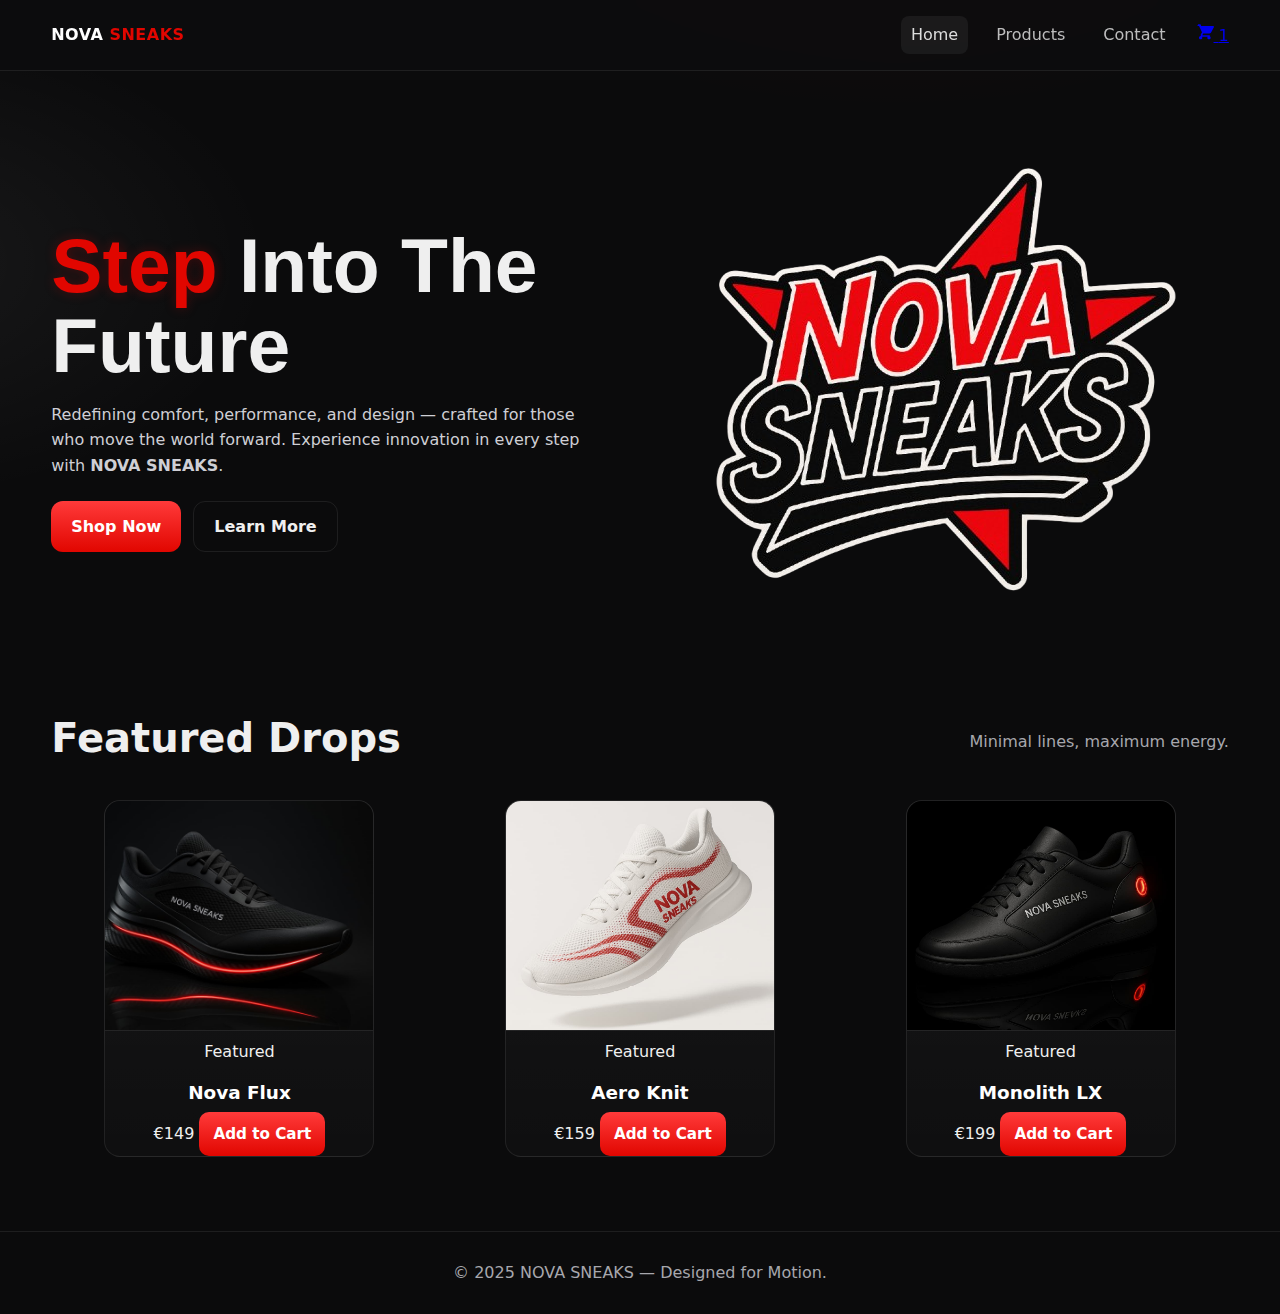
<file: index.html>
<!DOCTYPE html>
<html lang="en">
<head>
  <meta charset="utf-8" />
  <meta name="viewport" content="width=device-width, initial-scale=1" />
  <title>NOVA SNEAKS — Step Into The Future</title>
  <link rel="stylesheet" href="style.css" />
</head>
<body>

  <!-- Header -->
  <header class="site-header">
    <div class="container header-inner">
      <a class="brand" href="index.html">
        <span class="brand-1">NOVA</span> <span class="brand-2">SNEAKS</span>
      </a>

      <nav class="nav">
        <a class="nav-link active" href="index.html">Home</a>
        <a class="nav-link" href="products.html">Products</a>
        <a class="nav-link" href="contact.html">Contact</a>
        <a class="cart-link" href="cart.html" aria-label="Cart">
          <svg viewBox="0 0 24 24" width="20" height="20" aria-hidden="true">
            <path d="M7 4h-2l-1 2h2l3.6 7.59-1.35 2.45c-.16.29-.25.62-.25.96 0 1.1.9 2 2 2h9v-2h-9l1.1-2h7.45c.75 0 1.41-.41 1.75-1.03l3.58-6.49c.08-.14.12-.31.12-.48 0-.55-.45-1-1-1h-14.31l-.94-2zm-1 16c0 1.1.9 2 2 2s2-.9 2-2-.9-2-2-2-2 .9-2 2zm10 0c0 1.1.9 2 2 2s2-.9 2-2-.9-2-2-2-2 .9-2 2z" fill="currentColor"/>
          </svg>
          <span class="cart-badge">1</span>
        </a>
      </nav>
    </div>
  </header>

  <!-- Hero Section -->
  <section class="hero">
    <div class="container hero-inner">
      <div class="hero-left">
        <h1 class="headline">
          <span class="hl-red">Step</span> Into The<br/>Future
        </h1>
        <p class="lead">
          Redefining comfort, performance, and design — crafted for those who
          move the world forward. Experience innovation in every step with
          <strong>NOVA SNEAKS</strong>.
        </p>
        <div class="cta-row">
          <a class="btn btn-primary" href="products.html">Shop Now</a>
          <a class="btn btn-ghost" href="contact.html">Learn More</a>
        </div>
      </div>

      <div class="hero-right">
        <img src="img/logo2.png" alt="NOVA SNEAKS futuristic running shoe" class="hero-shoe" />
        <div class="hero-glow"></div>
      </div>
    </div>
  </section>

  <!-- Featured Drops Section -->
  <section class="section">
    <div class="container">
      <div class="section-head">
        <h2 class="title">Featured Drops</h2>
        <p class="muted">Minimal lines, maximum energy.</p>
      </div>

      <div class="grid product-grid">
        <!-- Product 1 -->
        <article class="card">
          <div class="img-wrap">
            <img src="img/nova_flux.jpg" alt="Nova Flux shoe">
            <span class="badge">Featured</span>
          </div>
          <div class="body">
            <h3 class="name">Nova Flux</h3>
            <div class="meta">
              <span class="price">€149</span>
              <a class="btn btn-primary small" href="cart.html">Add to Cart</a>
            </div>
          </div>
        </article>

        <!-- Product 2 -->
        <article class="card">
          <div class="img-wrap">
            <img src="img/aero_knit.jpg" alt="Aero Knit shoe">
            <span class="badge">Featured</span>
          </div>
          <div class="body">
            <h3 class="name">Aero Knit</h3>
            <div class="meta">
              <span class="price">€159</span>
              <a class="btn btn-primary small" href="cart.html">Add to Cart</a>
            </div>
          </div>
        </article>

        <!-- Product 3 -->
        <article class="card">
          <div class="img-wrap">
            <img src="img/monolith_lx.jpg" alt="Monolith LX shoe">
            <span class="badge">Featured</span>
          </div>
          <div class="body">
            <h3 class="name">Monolith LX</h3>
            <div class="meta">
              <span class="price">€199</span>
              <a class="btn btn-primary small" href="cart.html">Add to Cart</a>
            </div>
          </div>
        </article>
      </div>
    </div>
  </section>

  <!-- Footer -->
  <footer class="site-footer">
    <div class="container">
      © 2025 NOVA SNEAKS — Designed for Motion.
    </div>
  </footer>

</body>
</html>
</file>
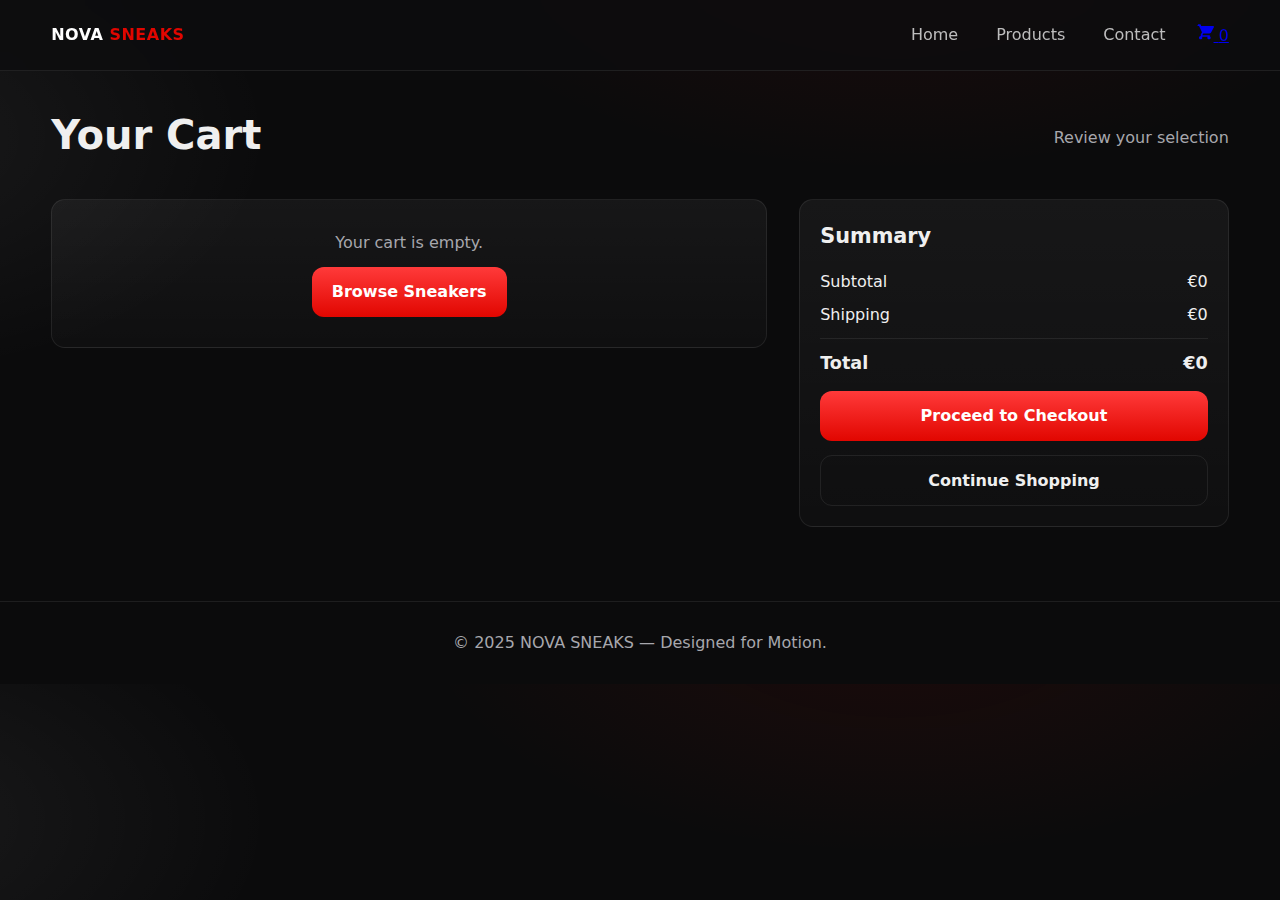
<file: cart.html>
<!DOCTYPE html>
<html lang="en">
<head>
  <meta charset="utf-8"/>
  <meta name="viewport" content="width=device-width, initial-scale=1"/>
  <title>NOVA SNEAKS — Cart</title>
  <link rel="stylesheet" href="style.css"/>
</head>
<body>

<header class="site-header">
  <div class="container header-inner">
    <a class="brand" href="index.html">
      <span class="brand-1">NOVA</span> <span class="brand-2">SNEAKS</span>
    </a>
    <nav class="nav">
      <a class="nav-link" href="index.html">Home</a>
      <a class="nav-link" href="products.html">Products</a>
      <a class="nav-link" href="contact.html">Contact</a>
      <a class="cart-link" href="cart.html" aria-label="Cart">
        <svg viewBox="0 0 24 24" width="20" height="20" aria-hidden="true">
          <path d="M7 4h-2l-1 2h2l3.6 7.59-1.35 2.45c-.16.29-.25.62-.25.96 0 1.1.9 2 2 2h9v-2h-9l1.1-2h7.45c.75 0 1.41-.41 1.75-1.03l3.58-6.49c.08-.14.12-.31.12-.48 0-.55-.45-1-1-1h-14.31l-.94-2zm-1 16c0 1.1.9 2 2 2s2-.9 2-2-.9-2-2-2-2 .9-2 2zm10 0c0 1.1.9 2 2 2s2-.9 2-2-.9-2-2-2-2 .9-2 2z" fill="currentColor"/>
        </svg>
        <span class="cart-badge">0</span>
      </a>
    </nav>
  </div>
</header>

<section class="section">
  <div class="container">
    <div class="section-head">
      <h2 class="title">Your Cart</h2>
      <p class="muted">Review your selection</p>
    </div>

    <div class="cart">
      <div class="cart-items" id="cartItems">
        <!-- Dynamic items will load here -->
      </div>

      <aside class="cart-summary">
        <h3>Summary</h3>
        <div class="cart-line">
          <span>Subtotal</span><span id="subtotalAmount">€0</span>
        </div>
        <div class="cart-line">
          <span>Shipping</span><span id="shippingAmount">€0</span>
        </div>
        <div class="cart-total">
          <span>Total</span><span id="totalAmount">€0</span>
        </div>
        <a class="btn btn-primary wide" href="contact.html">Proceed to Checkout</a>
        <a class="btn btn-ghost wide" href="products.html">Continue Shopping</a>
      </aside>
    </div>
  </div>
</section>

<footer class="site-footer">
  <div class="container">
    © 2025 NOVA SNEAKS — Designed for Motion.
  </div>
</footer>

<script>
/* ------------------ CART PAGE SCRIPT ------------------ */
function renderCart() {
  const container = document.getElementById("cartItems");
  const cart = JSON.parse(localStorage.getItem("novaCart") || "[]");

  if (cart.length === 0) {
    container.innerHTML = `
      <div class="cart-empty">
        <p>Your cart is empty.</p>
        <a class="btn btn-primary" href="products.html">Browse Sneakers</a>
      </div>`;
    document.getElementById("subtotalAmount").textContent = "€0";
    document.getElementById("totalAmount").textContent = "€0";
    document.querySelector(".cart-badge").textContent = "0";
    return;
  }

  let subtotal = 0;
  let html = "";

  cart.forEach((item, index) => {
    const sub = item.price * item.qty;
    subtotal += sub;

    html += `
      <div class="cart-row">
        <div class="cart-col img"><img src="${item.img}" alt="${item.name}"/></div>
        <div class="cart-col info">
          <strong>${item.name}</strong>
          <div class="muted small">Qty: ${item.qty}</div>
        </div>
        <div class="cart-col price">€${item.price}</div>
        <div class="cart-col qty">${item.qty}</div>
        <div class="cart-col sub">€${sub}</div>
        <div class="cart-col remove"><a href="#" class="remove-item" data-index="${index}">Remove</a></div>
      </div>`;
  });

  container.innerHTML = html;

  // Update totals
  document.getElementById("subtotalAmount").textContent = `€${subtotal}`;
  document.getElementById("totalAmount").textContent = `€${subtotal}`;
  document.querySelector(".cart-badge").textContent = cart.length;

  // Enable removal
  document.querySelectorAll(".remove-item").forEach(btn => {
    btn.addEventListener("click", e => {
      e.preventDefault();
      const idx = parseInt(btn.dataset.index);
      const cartData = JSON.parse(localStorage.getItem("novaCart") || "[]");
      cartData.splice(idx, 1);
      localStorage.setItem("novaCart", JSON.stringify(cartData));
      renderCart();
    });
  });
}

// Run on load
renderCart();
</script>

<style>
/* fallback visuals for empty cart */
.cart-empty {
  text-align: center;
  padding: 30px;
  border: 1px solid var(--line);
  border-radius: 14px;
  background: linear-gradient(180deg, rgba(255,255,255,.05), rgba(255,255,255,.02));
}
.cart-empty p {
  color: var(--muted);
  margin-bottom: 12px;
}
</style>

</body>
</html>
</file>
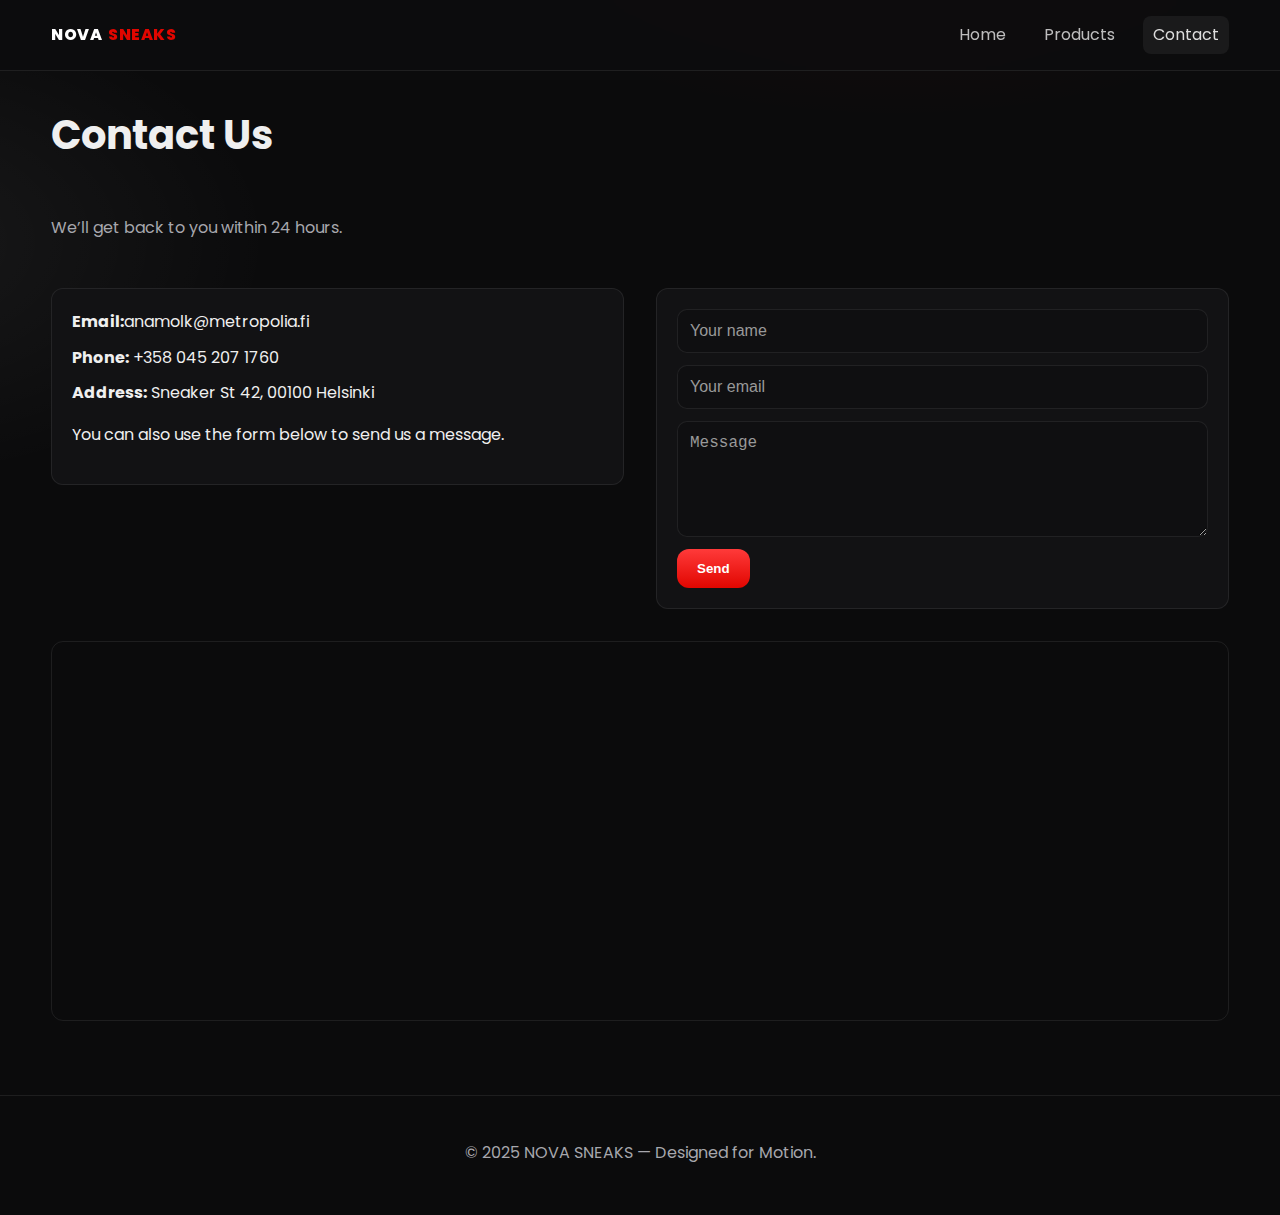
<file: contact.html>
<!doctype html>
<html lang="en">
<head>
  <meta charset="utf-8" />
  <meta name="viewport" content="width=device-width, initial-scale=1" />
  <title>Contact — NOVA SNEAKS</title>
  <link href="https://fonts.googleapis.com/css2?family=Poppins:wght@300;400;600;700&family=Montserrat:wght@700&display=swap" rel="stylesheet">
  <link rel="stylesheet" href="style.css" />
</head>
<body>
  <header class="site-header">
    <div class="container header-inner">
      <a class="brand" href="index.html">
        <span class="brand-1">NOVA</span> <span class="brand-2">SNEAKS</span>
      </a>
      <nav class="nav">
        <a class="nav-link" href="index.html">Home</a>
        <a class="nav-link" href="products.html">Products</a>
        <a class="nav-link active" href="contact.html">Contact</a>
      </nav>
    </div>
  </header>

  <section class="section">
    <div class="container contact-page">
      <h1 class="title">Contact Us</h1>
      <p class="muted">We’ll get back to you within 24 hours.</p>

      <div class="contact-wrap">
        <!-- Left Side -->
        <div class="contact-info-box">
          <ul class="contact-info">
            <li><strong>Email:</strong>anamolk@metropolia.fi</li>
            <li><strong>Phone:</strong> +358 045 207 1760</li>
            <li><strong>Address:</strong> Sneaker St 42, 00100 Helsinki</li>
          </ul>
          <p>You can also use the form below to send us a message.</p>
        </div>

        <!-- Right Side: Form -->
        <form class="contact-form">
          <input type="text" placeholder="Your name" required>
          <input type="email" placeholder="Your email" required>
          <textarea rows="5" placeholder="Message" required></textarea>
          <button type="submit" class="btn btn-primary">Send</button>
        </form>
      </div>

      <!-- Map -->
      <div class="map-wrap">
        <iframe 
          title="NOVA SNEAKS Location"
          src="https://www.google.com/maps/embed?pb=!1m18!1m12!1m3!1d1872.5450332433172!2d24.653853276753623!3d60.16326404353347!2m3!1f0!2f0!3f0!3m2!1i1024!2i768!4f13.1!3m3!1m2!1s0x468df5977a63b2df%3A0xb319014dbd47b96b!2sKuninkaantie%207%2C%2002320%20Espoo!5e0!3m2!1sen!2sfi!4v1701036415010!5m2!1sen!2sfi"
          allowfullscreen=""
          loading="lazy"
          referrerpolicy="no-referrer-when-downgrade"></iframe>
      </div>
    </div>
  </section>

  <footer class="site-footer">
    <p>© 2025 NOVA SNEAKS — Designed for Motion.</p>
  </footer>
</body>
</html>
</file>
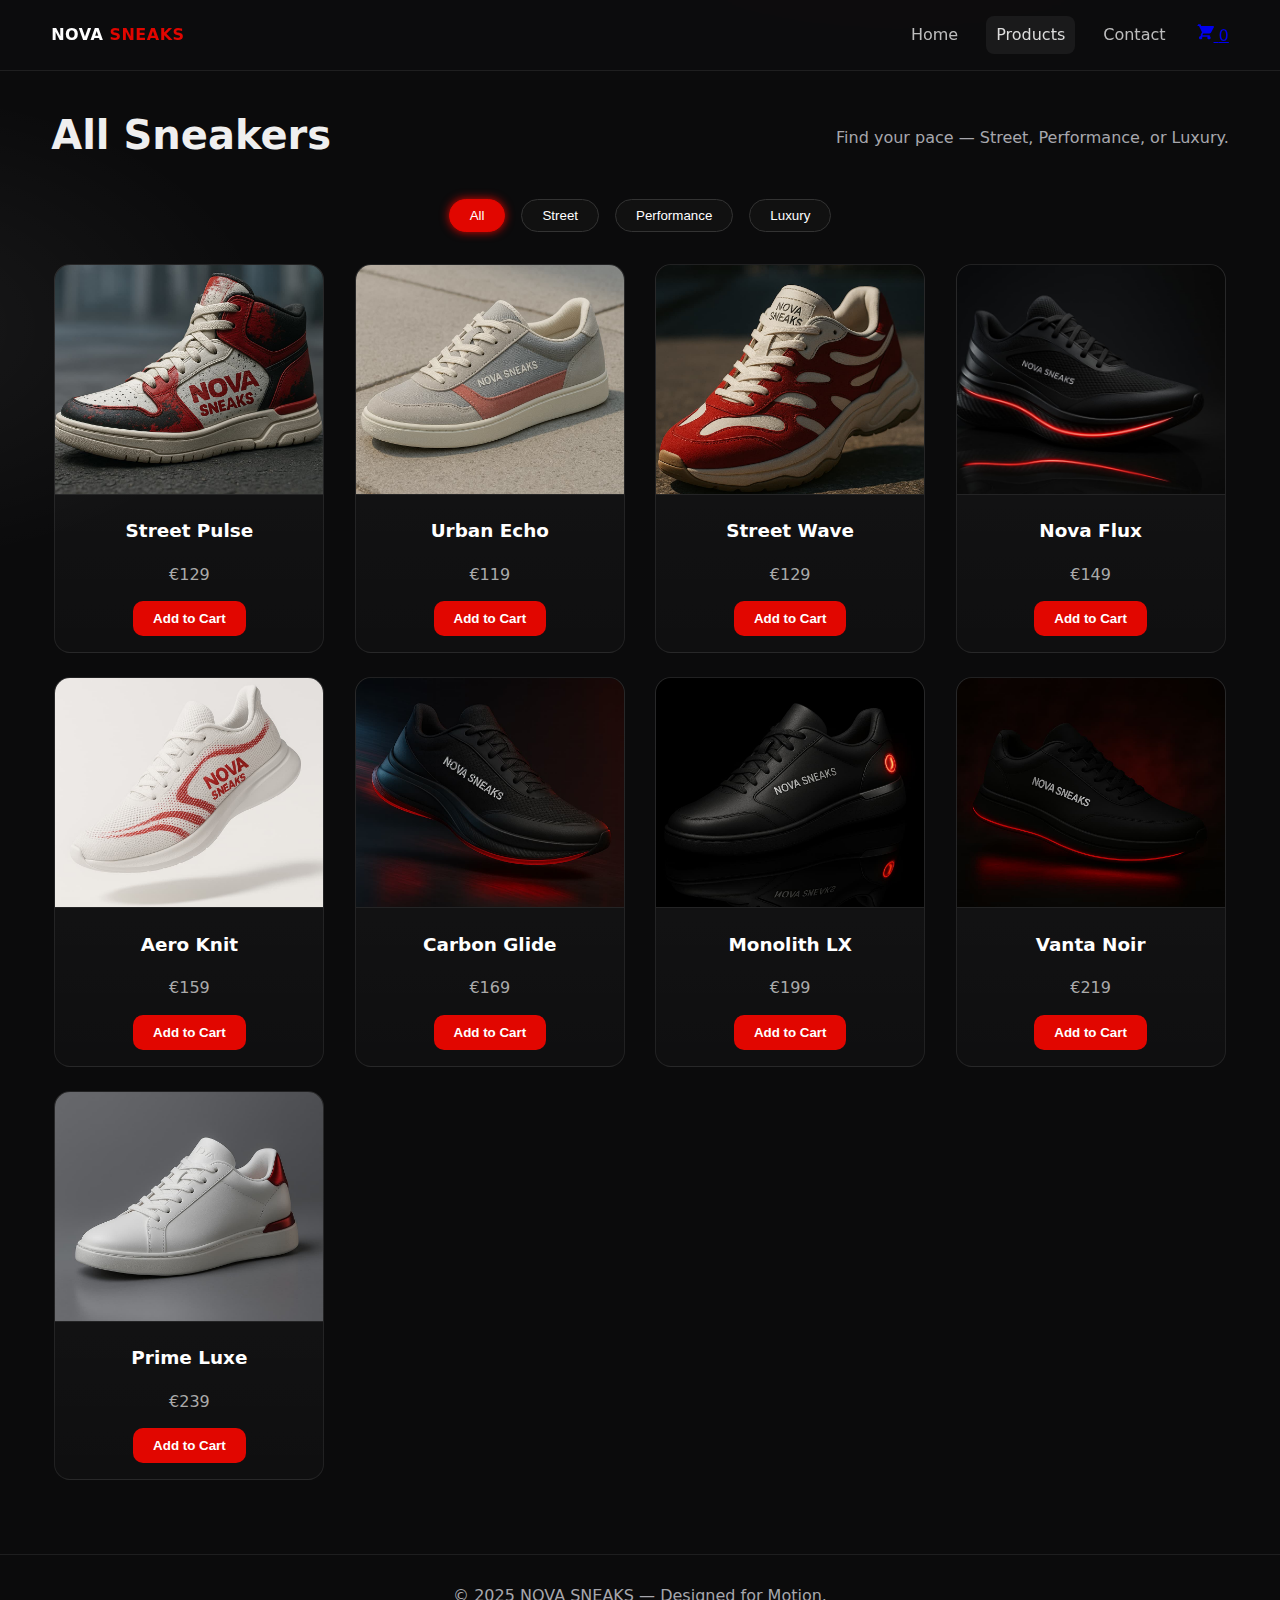
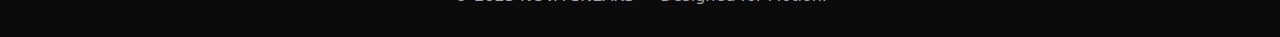
<file: products.html>
<!DOCTYPE html>
<html lang="en">
<head>
  <meta charset="UTF-8" />
  <meta name="viewport" content="width=device-width, initial-scale=1.0" />
  <title>NOVA SNEAKS | All Sneakers</title>
  <link rel="stylesheet" href="style.css" />
</head>
<body>

  <header class="site-header">
    <div class="container header-inner">
      <a class="brand" href="index.html">
        <span class="brand-1">NOVA</span> <span class="brand-2">SNEAKS</span>
      </a>
      <nav class="nav">
        <a class="nav-link" href="index.html">Home</a>
        <a class="nav-link active" href="products.html">Products</a>
        <a class="nav-link" href="contact.html">Contact</a>
        <a class="cart-link" href="cart.html" aria-label="Cart">
          <svg viewBox="0 0 24 24" width="20" height="20" aria-hidden="true">
            <path d="M7 4h-2l-1 2h2l3.6 7.59-1.35 2.45c-.16.29-.25.62-.25.96 0 1.1.9 2 2 2h9v-2h-9l1.1-2h7.45c.75 0 1.41-.41 1.75-1.03l3.58-6.49c.08-.14.12-.31.12-.48 0-.55-.45-1-1-1h-14.31l-.94-2zm-1 16c0 1.1.9 2 2 2s2-.9 2-2-.9-2-2-2-2 .9-2 2zm10 0c0 1.1.9 2 2 2s2-.9 2-2-.9-2-2-2-2 .9-2 2z" fill="currentColor"/>
          </svg>
          <span class="cart-badge">0</span>
        </a>
      </nav>
    </div>
  </header>

  <section class="section products-page">
    <div class="container">
      <div class="section-head">
        <h2 class="title">All Sneakers</h2>
        <p class="muted">Find your pace — Street, Performance, or Luxury.</p>
      </div>

      <div class="filter-container">
        <div class="filter-buttons">
          <button class="filter-btn active" data-filter="all">All</button>
          <button class="filter-btn" data-filter="street">Street</button>
          <button class="filter-btn" data-filter="performance">Performance</button>
          <button class="filter-btn" data-filter="luxury">Luxury</button>
        </div>

        <div class="product-grid">
          <!-- STREET -->
          <div class="card street">
            <img src="img/street_pulse.jpg" alt="Street Pulse sneaker">
            <h3>Street Pulse</h3>
            <p>€129</p>
            <button class="buy-btn add-to-cart" data-name="Street Pulse" data-price="129" data-img="img/STREET PULSE.jpg">Add to Cart</button>
          </div>

          <div class="card street">
            <img src="img/urban_echo.jpg" alt="Urban Echo sneaker">
            <h3>Urban Echo</h3>
            <p>€119</p>
            <button class="buy-btn add-to-cart" data-name="Urban Echo" data-price="119" data-img="img/URBAN ECHO.jpg">Add to Cart</button>
          </div>

          <div class="card street">
            <img src="img/street_wave.jpg" alt="Street Wave sneaker">
            <h3>Street Wave</h3>
            <p>€129</p>
            <button class="buy-btn add-to-cart" data-name="Street Wave" data-price="129" data-img="img/STREET WAVE.jpg">Add to Cart</button>
          </div>

          <!-- PERFORMANCE -->
          <div class="card performance">
            <img src="img/nova_flux.jpg" alt="Nova Flux shoe">
            <h3>Nova Flux</h3>
            <p>€149</p>
            <button class="buy-btn add-to-cart" data-name="Nova Flux" data-price="149" data-img="img/NOVA FLUX.jpg">Add to Cart</button>
          </div>

          <div class="card performance">
            <img src="img/aero_knit.jpg" alt="Aero Knit shoe">
            <h3>Aero Knit</h3>
            <p>€159</p>
            <button class="buy-btn add-to-cart" data-name="Aero Knit" data-price="159" data-img="img/AERO KNIT.jpg">Add to Cart</button>
          </div>

          <div class="card performance">
            <img src="img/carbon_glide.jpg" alt="Carbon Glide shoe">
            <h3>Carbon Glide</h3>
            <p>€169</p>
            <button class="buy-btn add-to-cart" data-name="Carbon Glide" data-price="169" data-img="img/CARBON GLIDE.jpg">Add to Cart</button>
          </div>

          <!-- LUXURY -->
          <div class="card luxury">
            <img src="img/monolith_lx.jpg" alt="Monolith LX shoe">
            <h3>Monolith LX</h3>
            <p>€199</p>
            <button class="buy-btn add-to-cart" data-name="Monolith LX" data-price="199" data-img="img/MONOLITH LX.jpg">Add to Cart</button>
          </div>

          <div class="card luxury">
            <img src="img/vanta_noir.jpg" alt="Vanta Noir shoe">
            <h3>Vanta Noir</h3>
            <p>€219</p>
            <button class="buy-btn add-to-cart" data-name="Vanta Noir" data-price="219" data-img="img/VANTA NOIR.jpg">Add to Cart</button>
          </div>

          <div class="card luxury">
            <img src="img/prime_luxe.jpg" alt="Prime Luxe shoe">
            <h3>Prime Luxe</h3>
            <p>€239</p>
            <button class="buy-btn add-to-cart" data-name="Prime Luxe" data-price="239" data-img="img/PRIME LUXE.jpg">Add to Cart</button>
          </div>
        </div>
      </div>
    </div>
  </section>

  <footer class="site-footer">
    <div class="container">© 2025 NOVA SNEAKS — Designed for Motion.</div>
  </footer>

  <!-- FILTER + CART SCRIPT -->
  <script>
    // --- FILTER LOGIC ---
    const filterBtns = document.querySelectorAll('.filter-btn');
    const cards = document.querySelectorAll('.card');

    filterBtns.forEach(btn => {
      btn.addEventListener('click', () => {
        filterBtns.forEach(b => b.classList.remove('active'));
        btn.classList.add('active');
        const filter = btn.getAttribute('data-filter');
        cards.forEach(card => {
          card.style.display = (filter === 'all' || card.classList.contains(filter)) ? 'block' : 'none';
        });
      });
    });

    // --- ADD TO CART LOGIC ---
    const addBtns = document.querySelectorAll('.add-to-cart');
    addBtns.forEach(btn => {
      btn.addEventListener('click', () => {
        const name = btn.dataset.name;
        const price = parseFloat(btn.dataset.price);
        const img = btn.dataset.img;
        const cart = JSON.parse(localStorage.getItem("novaCart") || "[]");

        const existing = cart.find(item => item.name === name);
        if (existing) {
          existing.qty += 1;
        } else {
          cart.push({ name, price, img, qty: 1 });
        }

        localStorage.setItem("novaCart", JSON.stringify(cart));

        // Button feedback
        btn.textContent = "Added!";
        btn.classList.add("added");
        setTimeout(() => {
          btn.textContent = "Add to Cart";
          btn.classList.remove("added");
        }, 1000);

        // Update cart badge
        const badge = document.querySelector('.cart-badge');
        badge.textContent = cart.length;
      });
    });

    // --- CART BADGE LOAD ---
    const savedCart = JSON.parse(localStorage.getItem("novaCart") || "[]");
    const badge = document.querySelector('.cart-badge');
    badge.textContent = savedCart.length;
  </script>

</body>
</html>
</file>
<file: style.css>
/* ---------- Variables ---------- */
:root{
  --bg:#0b0b0c;
  --panel:#121214;
  --ink:#efefef;
  --muted:#a7a7ad;
  --red:#e10600;
  --line:rgba(255,255,255,0.08);
  --glow:rgba(225,6,0,0.5);
}

/* ---------- Base ---------- */
*{box-sizing:border-box}
html{scroll-behavior:smooth}
body{
  margin:0;
  background:
    radial-gradient(1200px 600px at 70% -10%, rgba(225,6,0,.08), transparent 40%),
    radial-gradient(1000px 600px at -10% 20%, rgba(255,255,255,.06), transparent 40%),
    var(--bg);
  color:var(--ink);
  font-family: Poppins, system-ui, -apple-system, Segoe UI, Roboto, Arial;
  line-height:1.6;
}

.container{width:min(1200px, 92vw); margin-inline:auto}

/* ---------- Header ---------- */
.site-header{
  position:sticky; top:0; z-index:40;
  background:rgba(12,12,14,.8); backdrop-filter: blur(10px);
  border-bottom:1px solid var(--line);
}
.header-inner{display:flex; align-items:center; justify-content:space-between; padding:16px 0}

.brand{display:flex; align-items:center; gap:6px; text-decoration:none; font-weight:800; letter-spacing:.5px}
.brand-1{color:#fff}
.brand-2{color:var(--red)}

.nav{display:flex; align-items:center; gap:18px}
.nav-link{color:#ddd; text-decoration:none; opacity:.85; padding:6px 10px; border-radius:8px}
.nav-link:hover,.nav-link.active{opacity:1; background:rgba(255,255,255,.06)}

/* ---------- Hero ---------- */
.hero{padding:64px 0 32px}
.hero-inner{display:grid; grid-template-columns:1.1fr 1fr; gap:30px; align-items:center}

.headline{
  font-family: Montserrat, Poppins, sans-serif;
  font-size:clamp(42px, 6vw, 82px);
  line-height:1.05; margin:0 0 10px;
}
.hl-red{color:var(--red); text-shadow:0 0 12px rgba(225,6,0,.25)}

.lead{color:#cfcfd5; max-width:560px; margin:16px 0 22px}

.cta-row{display:flex; gap:12px; flex-wrap:wrap}
.btn{
  border:1px solid var(--line); background:transparent; color:var(--ink);
  padding:12px 20px; border-radius:12px; text-decoration:none; display:inline-flex; gap:8px; align-items:center;
  transition:.18s ease; font-weight:600;
}
.btn:hover{transform:translateY(-2px)}
.btn-primary{background:linear-gradient(180deg, #ff3a3a, var(--red)); color:#fff; border:0}
.btn-ghost:hover{border-color:#fff}
.btn.small{padding:10px 14px; border-radius:10px; font-size:.95rem}
.btn.wide{justify-content:center; width:100%}

/* ---------- Sections ---------- */
.section{padding:32px 0 64px}
.section-head{display:flex; align-items:flex-end; justify-content:space-between; flex-wrap:wrap; gap:8px; margin-bottom:16px}
.title{font-size:clamp(26px,5vw,40px); margin:0}
.muted{color:var(--muted)}
.small{font-size:.92rem}

/* ---------- Filter Buttons ---------- */
.filter-buttons {
  display: flex;
  justify-content: center;
  flex-wrap: wrap;
  gap: 1rem;
  margin: 2rem 0;
}

.filter-btn {
  background: #111;
  color: #fff;
  border: 1px solid #333;
  border-radius: 25px;
  padding: 8px 20px;
  cursor: pointer;
  transition: 0.3s ease;
  font-weight: 500;
}

.filter-btn:hover {
  border-color: var(--red);
  box-shadow: 0 0 10px var(--red);
}

.filter-btn.active {
  background: var(--red);
  color: white;
  border-color: var(--red);
  box-shadow: 0 0 10px var(--red);
}

/* ---------- Product Grid ---------- */
.product-grid {
  display: grid;
  grid-template-columns: repeat(auto-fit, minmax(260px, 1fr));
  gap: 24px;
  margin-top: 30px;
  justify-items: center;
}

.card {
  background: linear-gradient(180deg, rgba(255,255,255,.05), rgba(255,255,255,.02));
  border: 1px solid var(--line);
  border-radius: 16px;
  overflow: hidden;
  text-align: center;
  transition: all 0.3s ease;
  width: 100%;
  max-width: 270px;
}

.card:hover {
  transform: translateY(-6px);
  border-color: rgba(255,255,255,.18);
  box-shadow: 0 15px 45px rgba(0,0,0,.3);
}

.card img {
  width: 100%;
  height: 230px;
  object-fit: cover;
  border-bottom: 1px solid rgba(255,255,255,.08);
}

.card h3 {
  color: #fff;
  font-size: 1.15rem;
  margin: 14px 0 4px 0;
  font-weight: 700;
}

.card p {
  color: #aaa;
  margin-bottom: 14px;
  font-size: 1rem;
}

.buy-btn {
  background: var(--red);
  color: #fff;
  border: none;
  padding: 10px 20px;
  border-radius: 10px;
  cursor: pointer;
  font-weight: 600;
  transition: 0.25s;
  margin-bottom: 16px;
}

.buy-btn:hover {
  background: #ff3333;
  box-shadow: 0 0 14px rgba(225,6,0,0.6);
}

/* ---------- Footer ---------- */
.site-footer{
  border-top:1px solid var(--line);
  padding:28px 0;
  text-align:center;
  color:var(--muted);
  margin-top:10px;
}

/* ---------- Responsive ---------- */
@media (max-width: 980px){
  .hero-inner{grid-template-columns:1fr; text-align:center}
  .hero-right{order:1}
  .hero-left{order:2; margin-top:8px}
}

@media (max-width: 640px){
  .nav{gap:10px}
  .btn.small{font-size:.9rem}
}



/* ---------- Contact Page ---------- */
.contact-page {
  display: flex;
  flex-direction: column;
  gap: 2rem;
}

.contact-wrap {
  display: grid;
  grid-template-columns: 1fr 1fr;
  gap: 2rem;
  align-items: start;
}

.contact-info-box {
  background: var(--panel);
  padding: 20px;
  border-radius: 12px;
  border: 1px solid var(--line);
}

.contact-info {
  list-style: none;
  padding: 0;
  margin: 0 0 1rem 0;
}

.contact-info li {
  margin-bottom: 10px;
  color: var(--ink);
}

.contact-form {
  display: flex;
  flex-direction: column;
  gap: 12px;
  background: var(--panel);
  padding: 20px;
  border-radius: 12px;
  border: 1px solid var(--line);
}

.contact-form input,
.contact-form textarea {
  width: 100%;
  background: #0f0f11;
  border: 1px solid var(--line);
  color: #fff;
  padding: 12px;
  border-radius: 10px;
  font-size: 1rem;
}

.contact-form input::placeholder,
.contact-form textarea::placeholder {
  color: #999;
}

.contact-form .btn {
  align-self: flex-start;
}

.map-wrap {
  width: 100%;
  height: 380px;
  border-radius: 12px;
  overflow: hidden;
  border: 1px solid var(--line);
}

.map-wrap iframe {
  width: 100%;
  height: 100%;
  border: 0;
}

@media (max-width: 768px) {
  .contact-wrap {
    grid-template-columns: 1fr;
  }
}
/* ---------- Cart Page (Fixed Layout) ---------- */
.cart {
  display: grid;
  grid-template-columns: 1.5fr 0.9fr;
  gap: 2rem;
  align-items: start;
  margin-top: 2rem;
}

.cart-items {
  display: flex;
  flex-direction: column;
  gap: 1rem;
}

.cart-row {
  display: grid;
  grid-template-columns: 90px 1fr 90px 60px 90px 80px;
  align-items: center;
  background: var(--panel);
  border: 1px solid var(--line);
  border-radius: 14px;
  padding: 10px 14px;
  transition: background 0.3s ease;
}

.cart-row:hover {
  background: rgba(255, 255, 255, 0.04);
}

.cart-col.img img {
  width: 80px;
  height: 80px;
  border-radius: 10px;
  object-fit: cover;
}

.cart-col.info strong {
  color: #fff;
  display: block;
  margin-bottom: 4px;
  font-size: 1rem;
}

.cart-col.info .muted {
  font-size: 0.9rem;
}

.cart-col.price,
.cart-col.qty,
.cart-col.sub {
  text-align: center;
  font-weight: 600;
  color: var(--ink);
}

.cart-col.remove a {
  color: var(--muted);
  text-decoration: none;
  transition: color 0.2s;
}

.cart-col.remove a:hover {
  color: var(--red);
}

/* --- Cart Summary --- */
.cart-summary {
  background: linear-gradient(180deg, rgba(255,255,255,.05), rgba(255,255,255,.02));
  border: 1px solid var(--line);
  border-radius: 14px;
  padding: 20px;
  color: var(--ink);
}

.cart-summary h3 {
  margin: 0 0 1rem 0;
  font-size: 1.3rem;
}

.cart-line,
.cart-total {
  display: flex;
  justify-content: space-between;
  margin: 8px 0;
}

.cart-total {
  font-weight: 700;
  font-size: 1.1rem;
  border-top: 1px solid var(--line);
  padding-top: 10px;
  margin-top: 10px;
}

.cart-summary .btn {
  display: block;
  width: 100%;
  text-align: center;
  margin-top: 14px;
}

/* --- Responsive Cart --- */
@media (max-width: 900px) {
  .cart {
    grid-template-columns: 1fr;
  }

  .cart-row {
    grid-template-columns: 70px 1fr 70px 1fr 70px 60px;
  }
}

@media (max-width: 600px) {
  .cart-row {
    grid-template-columns: 60px 1fr 60px 1fr;
    grid-template-areas:
      "img info info remove"
      "img price qty sub";
  }
}
/* ---------- Cart Page (Fixed Layout) ---------- */
.cart {
  display: grid;
  grid-template-columns: 1.5fr 0.9fr;
  gap: 2rem;
  align-items: start;
  margin-top: 2rem;
}

.cart-items {
  display: flex;
  flex-direction: column;
  gap: 1rem;
}

.cart-row {
  display: grid;
  grid-template-columns: 90px 1fr 90px 60px 90px 80px;
  align-items: center;
  background: var(--panel);
  border: 1px solid var(--line);
  border-radius: 14px;
  padding: 10px 14px;
  transition: background 0.3s ease;
}

.cart-row:hover {
  background: rgba(255, 255, 255, 0.04);
}

.cart-col.img img {
  width: 80px;
  height: 80px;
  border-radius: 10px;
  object-fit: cover;
}

.cart-col.info strong {
  color: #fff;
  display: block;
  margin-bottom: 4px;
  font-size: 1rem;
}

.cart-col.info .muted {
  font-size: 0.9rem;
}

.cart-col.price,
.cart-col.qty,
.cart-col.sub {
  text-align: center;
  font-weight: 600;
  color: var(--ink);
}

.cart-col.remove a {
  color: var(--muted);
  text-decoration: none;
  transition: color 0.2s;
}

.cart-col.remove a:hover {
  color: var(--red);
}

/* --- Cart Summary --- */
.cart-summary {
  background: linear-gradient(180deg, rgba(255,255,255,.05), rgba(255,255,255,.02));
  border: 1px solid var(--line);
  border-radius: 14px;
  padding: 20px;
  color: var(--ink);
}

.cart-summary h3 {
  margin: 0 0 1rem 0;
  font-size: 1.3rem;
}

.cart-line,
.cart-total {
  display: flex;
  justify-content: space-between;
  margin: 8px 0;
}

.cart-total {
  font-weight: 700;
  font-size: 1.1rem;
  border-top: 1px solid var(--line);
  padding-top: 10px;
  margin-top: 10px;
}

.cart-summary .btn {
  display: block;
  width: 100%;
  text-align: center;
  margin-top: 14px;
}

/* --- Responsive Cart --- */
@media (max-width: 900px) {
  .cart {
    grid-template-columns: 1fr;
  }

  .cart-row {
    grid-template-columns: 70px 1fr 70px 1fr 70px 60px;
  }
}

@media (max-width: 600px) {
  .cart-row {
    grid-template-columns: 60px 1fr 60px 1fr;
    grid-template-areas:
      "img info info remove"
      "img price qty sub";
  }
}
/* smooth removal effect */
.fade-out {
  opacity: 0;
  transform: translateY(4px);
  transition: opacity .18s ease, transform .18s ease;
}

/* empty cart message */
.cart-empty {
  text-align: center;
  padding: 28px;
  border: 1px solid var(--line);
  border-radius: 14px;
  background: linear-gradient(180deg, rgba(255,255,255,.05), rgba(255,255,255,.02));
}
.cart-empty p {
  margin: 0 0 12px;
  color: var(--muted);
}
</file>
